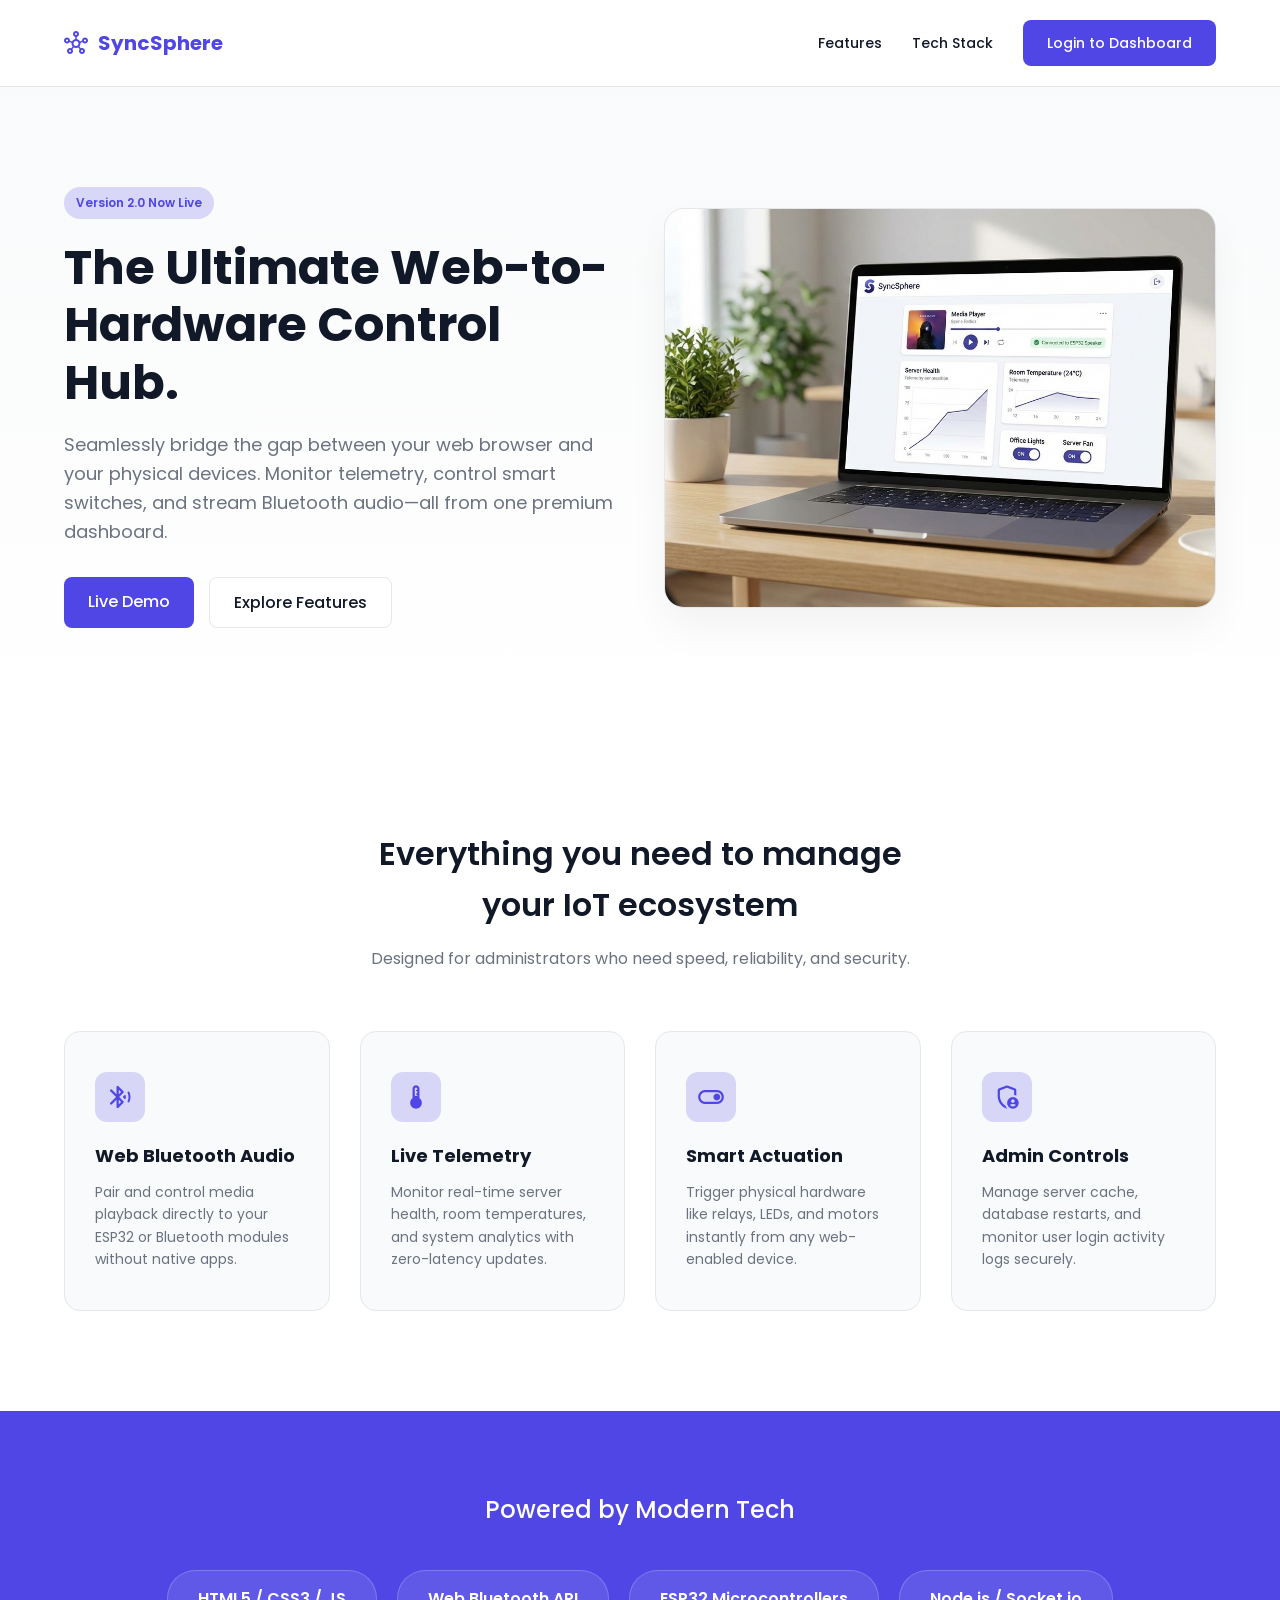
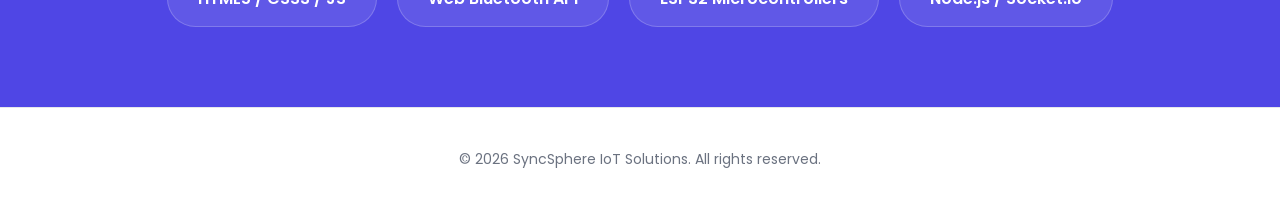
<file: index.html>
<!DOCTYPE html>
<html lang="en">
<head>
    <meta charset="UTF-8">
    <meta name="viewport" content="width=device-width, initial-scale=1.0">
    <title>SyncSphere | Premium IoT Dashboard</title>
    <link rel="stylesheet" href="landing.css">
    <link href="https://fonts.googleapis.com/css2?family=Poppins:wght@300;400;500;600;700&display=swap" rel="stylesheet">
    <link href="https://fonts.googleapis.com/css2?family=Material+Symbols+Rounded:opsz,wght,FILL,GRAD@24,400,1,0" rel="stylesheet" />
</head>
<body>

    <nav class="navbar">
        <div class="logo">
            <span class="material-symbols-rounded">hub</span>
            SyncSphere
        </div>
        <div class="nav-links">
            <a href="#features">Features</a>
            <a href="#tech">Tech Stack</a>
            <a href="login.html" class="btn-primary">Login to Dashboard</a>
        </div>
    </nav>

    <header class="hero">
        <div class="hero-content">
            <div class="badge">Version 2.0 Now Live</div>
            <h1>The Ultimate Web-to-Hardware Control Hub.</h1>
            <p>Seamlessly bridge the gap between your web browser and your physical devices. Monitor telemetry, control smart switches, and stream Bluetooth audio—all from one premium dashboard.</p>
            <div class="hero-buttons">
                <a href="login.html" class="btn-primary">Live Demo</a>
                <a href="#features" class="btn-secondary">Explore Features</a>
            </div>
        </div>
        <div class="hero-image-wrapper">
            <img src="images/dashboard-mockup.png" alt="SyncSphere Dashboard Mockup" style="width: 100%; height: 100%; object-fit: cover;">
        </div>
    </header>

    <section id="features" class="features">
        <div class="section-title">
            <h2>Everything you need to manage your IoT ecosystem</h2>
            <p>Designed for administrators who need speed, reliability, and security.</p>
        </div>
        
        <div class="feature-grid">
            <div class="feature-card">
                <div class="icon-box"><span class="material-symbols-rounded">bluetooth_audio</span></div>
                <h3>Web Bluetooth Audio</h3>
                <p>Pair and control media playback directly to your ESP32 or Bluetooth modules without native apps.</p>
            </div>
            <div class="feature-card">
                <div class="icon-box"><span class="material-symbols-rounded">device_thermostat</span></div>
                <h3>Live Telemetry</h3>
                <p>Monitor real-time server health, room temperatures, and system analytics with zero-latency updates.</p>
            </div>
            <div class="feature-card">
                <div class="icon-box"><span class="material-symbols-rounded">toggle_on</span></div>
                <h3>Smart Actuation</h3>
                <p>Trigger physical hardware like relays, LEDs, and motors instantly from any web-enabled device.</p>
            </div>
            <div class="feature-card">
                <div class="icon-box"><span class="material-symbols-rounded">admin_panel_settings</span></div>
                <h3>Admin Controls</h3>
                <p>Manage server cache, database restarts, and monitor user login activity logs securely.</p>
            </div>
        </div>
    </section>

    <section id="tech" class="tech-stack">
        <h2>Powered by Modern Tech</h2>
        <div class="tech-grid">
            <div class="tech-item">HTML5 / CSS3 / JS</div>
            <div class="tech-item">Web Bluetooth API</div>
            <div class="tech-item">ESP32 Microcontrollers</div>
            <div class="tech-item">Node.js / Socket.io</div>
        </div>
    </section>

    <footer>
        <p>&copy; 2026 SyncSphere IoT Solutions. All rights reserved.</p>
    </footer>

</body>
</html>
</file>
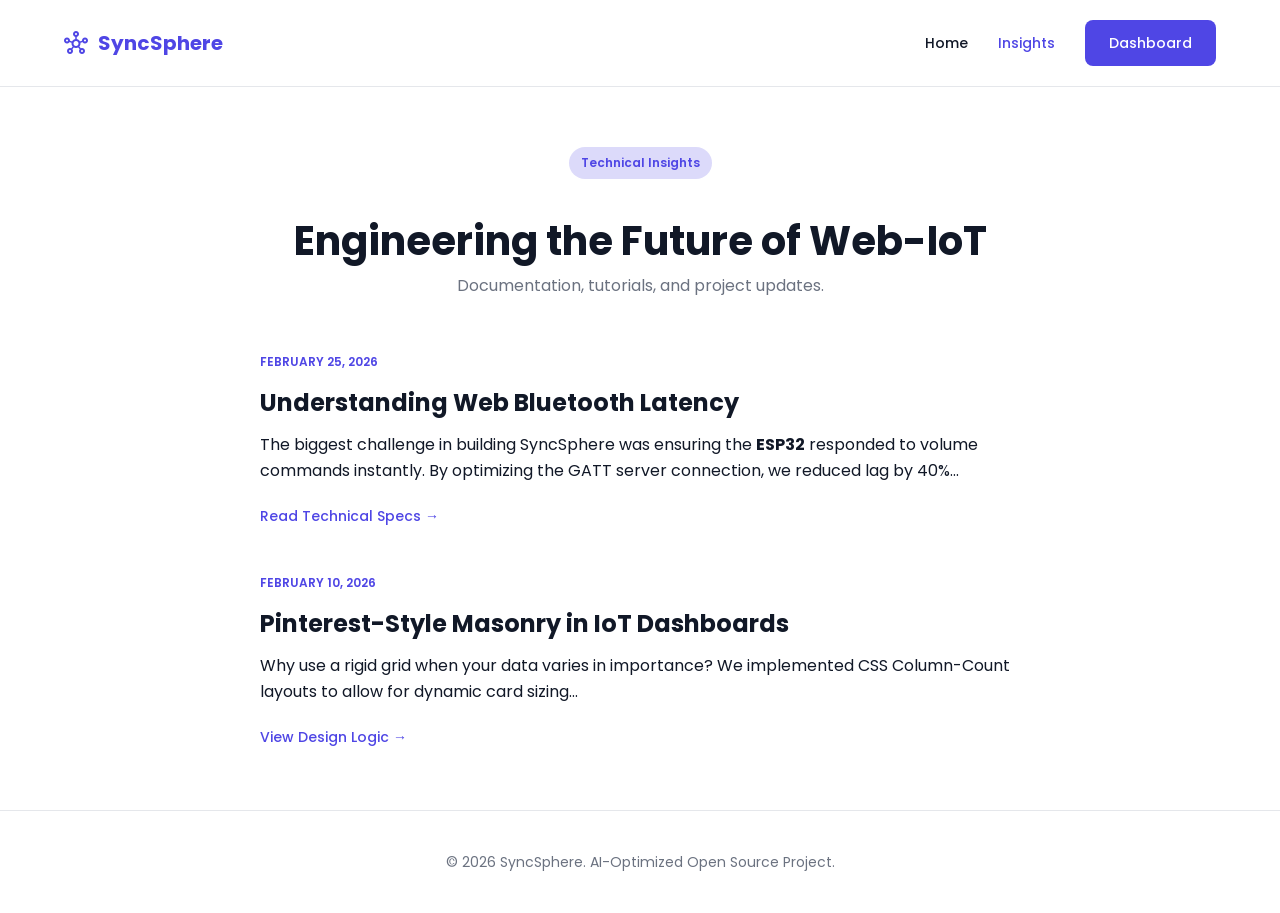
<file: insights.html>
<!DOCTYPE html>
<html lang="en">
<head>
    <meta charset="UTF-8">
    <meta name="viewport" content="width=device-width, initial-scale=1.0">
    <title>Insights | SyncSphere IoT Technical Blog</title>
    <meta name="description" content="Technical insights on Web Bluetooth, ESP32 integration, and real-time IoT dashboard architecture.">
    <link rel="stylesheet" href="landing.css">
    <link href="https://fonts.googleapis.com/css2?family=Poppins:wght@300;400;600&display=swap" rel="stylesheet">
    <link href="https://fonts.googleapis.com/css2?family=Material+Symbols+Rounded:opsz,wght,FILL,GRAD@24,400,1,0" rel="stylesheet" />

    <script type="application/ld+json">
    {
      "@context": "https://schema.org",
      "@type": "TechArticle",
      "headline": "Bridging Web Bluetooth and ESP32",
      "description": "An exploration of building low-latency IoT dashboards using Web APIs.",
      "author": {
        "@type": "Person",
        "name": "Admin"
      },
      "dependencies": "Web Bluetooth API, ESP32, Socket.io, JavaScript",
      "proficiencyLevel": "Advanced"
    }
    </script>
</head>
<body>

    <nav class="navbar">
        <div class="logo"><span class="material-symbols-rounded">hub</span> SyncSphere</div>
        <div class="nav-links">
            <a href="index.html">Home</a>
            <a href="insights.html" style="color: var(--accent);">Insights</a>
            <a href="login.html" class="btn-primary">Dashboard</a>
        </div>
    </nav>

    <main class="content-area" style="max-width: 800px; margin: 60px auto; padding: 0 20px;">
        <header style="margin-bottom: 50px; text-align: center;">
            <div class="badge">Technical Insights</div>
            <h1 style="font-size: 40px; margin-top: 10px;">Engineering the Future of Web-IoT</h1>
            <p style="color: var(--text-muted);">Documentation, tutorials, and project updates.</p>
        </header>

        <article class="card" style="margin-bottom: 40px; text-align: left;">
            <time style="font-size: 12px; color: var(--accent); font-weight: 600;">FEBRUARY 25, 2026</time>
            <h2 style="margin: 10px 0;">Understanding Web Bluetooth Latency</h2>
            <p style="margin-bottom: 20px;">The biggest challenge in building SyncSphere was ensuring the <strong>ESP32</strong> responded to volume commands instantly. By optimizing the GATT server connection, we reduced lag by 40%...</p>
            <a href="#" style="color: var(--accent); font-weight: 500; font-size: 14px;">Read Technical Specs →</a>
        </article>

        <article class="card" style="margin-bottom: 40px; text-align: left;">
            <time style="font-size: 12px; color: var(--accent); font-weight: 600;">FEBRUARY 10, 2026</time>
            <h2 style="margin: 10px 0;">Pinterest-Style Masonry in IoT Dashboards</h2>
            <p style="margin-bottom: 20px;">Why use a rigid grid when your data varies in importance? We implemented CSS Column-Count layouts to allow for dynamic card sizing...</p>
            <a href="#" style="color: var(--accent); font-weight: 500; font-size: 14px;">View Design Logic →</a>
        </article>
    </main>

    <footer>
        <p>&copy; 2026 SyncSphere. AI-Optimized Open Source Project.</p>
    </footer>
</body>
</html>
</file>
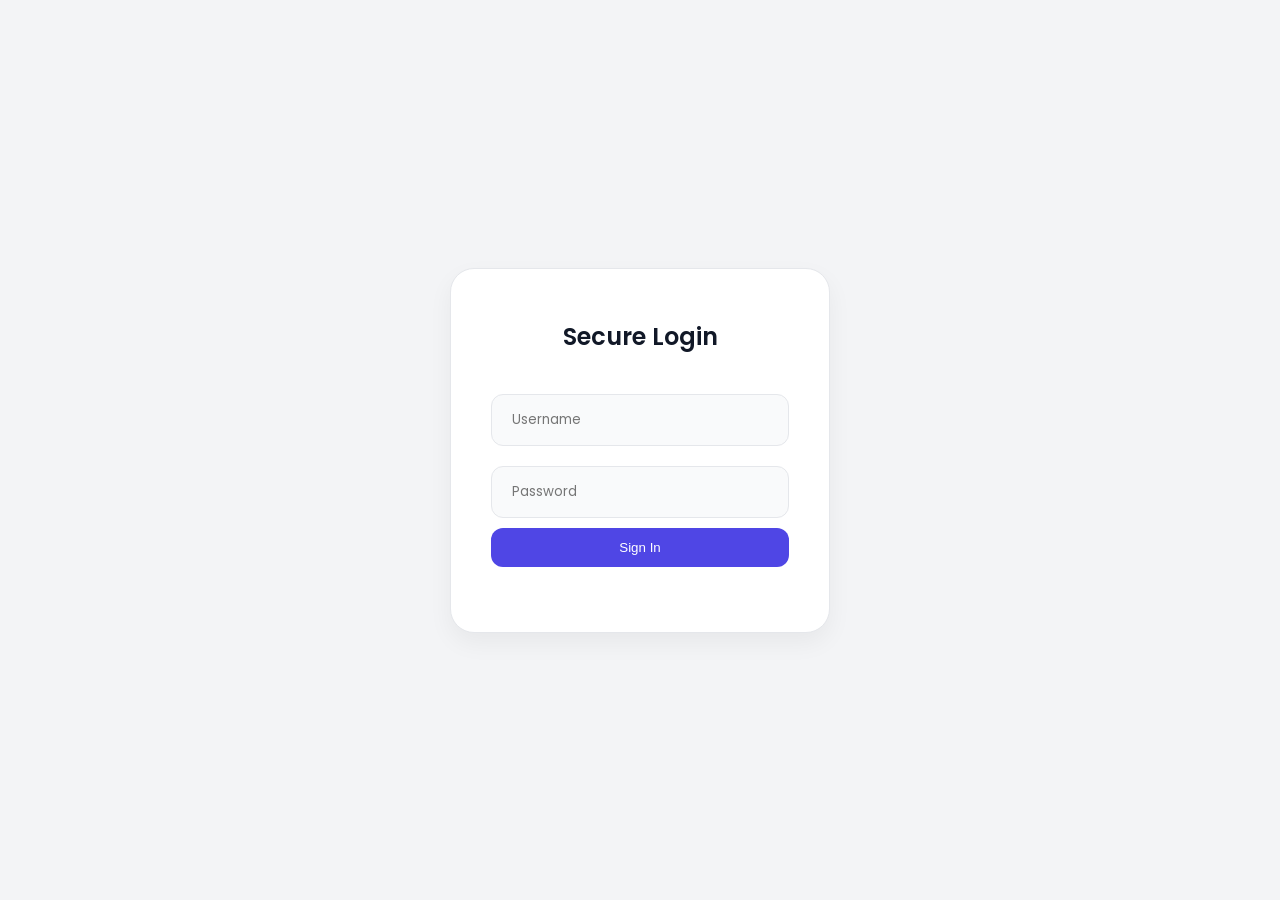
<file: login.html>
<!DOCTYPE html>
<html lang="en">
<head>
    <meta charset="UTF-8">
    <meta name="viewport" content="width=device-width, initial-scale=1.0">
    <title>Login - SyncSphere</title>
    <link rel="stylesheet" href="style.css">
</head>
<body class="login-body">
    <div class="login-container">
        <h2>Secure Login</h2>
        <input type="text" id="username" placeholder="Username">
        <input type="password" id="password" placeholder="Password">
        <button class="btn-primary" onclick="handleLogin()">Sign In</button>
        <p id="error-msg" style="color: #ff4757; font-size: 13px; margin-top: 15px; font-weight: 500;"></p>
    </div>
    <script src="script.js"></script>
</body>
</html>
</file>
<file: landing.css>
:root {
    --bg-main: #ffffff;
    --bg-secondary: #f9fafb;
    --text-main: #111827;
    --text-muted: #6b7280;
    --accent: #4f46e5;
    --accent-hover: #4338ca;
    --accent-glow: rgba(79, 70, 229, 0.2);
    --border: #e5e7eb;
}

* { box-sizing: border-box; margin: 0; padding: 0; }

body {
    font-family: 'Poppins', sans-serif;
    color: var(--text-main);
    background: var(--bg-main);
    line-height: 1.6;
}

a { text-decoration: none; color: inherit; }

/* --- NAVIGATION --- */
.navbar {
    display: flex;
    justify-content: space-between;
    align-items: center;
    padding: 20px 5%;
    border-bottom: 1px solid var(--border);
    position: sticky;
    top: 0;
    background: rgba(255, 255, 255, 0.9);
    backdrop-filter: blur(10px);
    z-index: 100;
}

.logo {
    display: flex;
    align-items: center;
    gap: 10px;
    font-size: 20px;
    font-weight: 700;
    color: var(--accent);
}

.nav-links {
    display: flex;
    align-items: center;
    gap: 30px;
    font-weight: 500;
    font-size: 14px;
}

.nav-links a:hover { color: var(--accent); }

/* --- BUTTONS --- */
.btn-primary {
    background: var(--accent);
    color: white !important;
    padding: 12px 24px;
    border-radius: 8px;
    font-weight: 500;
    transition: all 0.3s ease;
    display: inline-block;
}

.btn-primary:hover {
    background: var(--accent-hover);
    box-shadow: 0 4px 15px var(--accent-glow);
    transform: translateY(-2px);
}

.btn-secondary {
    background: white;
    color: var(--text-main);
    border: 1px solid var(--border);
    padding: 12px 24px;
    border-radius: 8px;
    font-weight: 500;
    transition: all 0.3s ease;
    display: inline-block;
}

.btn-secondary:hover {
    background: var(--bg-secondary);
    border-color: #d1d5db;
}

/* --- HERO SECTION --- */
.hero {
    display: flex;
    align-items: center;
    justify-content: space-between;
    padding: 100px 5%;
    background: linear-gradient(180deg, var(--bg-secondary) 0%, var(--bg-main) 100%);
    gap: 50px;
}

.hero-content { flex: 1; max-width: 600px; }

.badge {
    display: inline-block;
    padding: 6px 12px;
    background: var(--accent-glow);
    color: var(--accent);
    border-radius: 50px;
    font-size: 12px;
    font-weight: 600;
    margin-bottom: 20px;
}

.hero h1 { font-size: 48px; font-weight: 700; line-height: 1.2; margin-bottom: 20px; }
.hero p { font-size: 18px; color: var(--text-muted); margin-bottom: 30px; }
.hero-buttons { display: flex; gap: 15px; }

.hero-image-wrapper {
    flex: 1;
    display: flex;
    justify-content: center;
    align-items: center;
    background: #e5e7eb;
    border-radius: 20px;
    height: 400px;
    border: 1px solid var(--border);
    box-shadow: 0 20px 40px rgba(0,0,0,0.05);
    overflow: hidden;
}
.hero-image-wrapper img {
    display: block;
    width: 100%;
    height: auto;
    transition: transform 0.5s ease;
}

.hero-image-wrapper:hover img {
    transform: scale(1.05); /* Adds a subtle zoom effect when hovering */
}

/* --- FEATURES SECTION --- */
.features { padding: 100px 5%; background: var(--bg-main); text-align: center; }
.section-title { max-width: 600px; margin: 0 auto 60px; }
.section-title h2 { font-size: 32px; font-weight: 600; margin-bottom: 15px; }
.section-title p { color: var(--text-muted); }

.feature-grid {
    display: grid;
    grid-template-columns: repeat(auto-fit, minmax(250px, 1fr));
    gap: 30px;
}

.feature-card {
    background: var(--bg-secondary);
    padding: 40px 30px;
    border-radius: 16px;
    border: 1px solid var(--border);
    text-align: left;
    transition: transform 0.3s ease;
}

.feature-card:hover { transform: translateY(-5px); box-shadow: 0 10px 30px rgba(0,0,0,0.05); }
.icon-box {
    width: 50px; height: 50px;
    background: var(--accent-glow);
    color: var(--accent);
    border-radius: 12px;
    display: flex; align-items: center; justify-content: center;
    margin-bottom: 20px;
}
.icon-box .material-symbols-rounded { font-size: 28px; }
.feature-card h3 { font-size: 18px; margin-bottom: 10px; }
.feature-card p { font-size: 14px; color: var(--text-muted); }

/* --- TECH STACK --- */
.tech-stack { padding: 80px 5%; background: var(--accent); color: white; text-align: center; }
.tech-stack h2 { margin-bottom: 40px; font-weight: 500; }
.tech-grid { display: flex; justify-content: center; flex-wrap: wrap; gap: 20px; }
.tech-item {
    background: rgba(255,255,255,0.1);
    padding: 15px 30px;
    border-radius: 50px;
    font-weight: 600;
    border: 1px solid rgba(255,255,255,0.2);
}

/* --- FOOTER --- */
footer { text-align: center; padding: 40px 5%; color: var(--text-muted); font-size: 14px; background: var(--bg-main); border-top: 1px solid var(--border); }

/* --- RESPONSIVE --- */
@media (max-width: 900px) {
    .hero { flex-direction: column; text-align: center; padding: 60px 5%; }
    .hero-content { max-width: 100%; }
    .hero-buttons { justify-content: center; }
    .hero-image-wrapper { width: 100%; height: 300px; }
    .nav-links { display: none; /* In a real app, you'd add a hamburger menu here */ }
}
</file>
<file: style.css>
@import url('https://fonts.googleapis.com/css2?family=Poppins:wght@300;400;500;600;700&display=swap');
@import url('https://fonts.googleapis.com/css2?family=Material+Symbols+Rounded:opsz,wght,FILL,GRAD@24,400,1,0');

:root {
    --sidebar-bg: #ffffff;
    --main-bg: #f3f4f6;
    /* Soft light gray */
    --card-bg: #ffffff;
    --accent: #4f46e5;
    /* Premium Indigo */
    --accent-glow: rgba(79, 70, 229, 0.2);
    --text-main: #111827;
    /* Near black for readability */
    --text-muted: #6b7280;
    /* Soft gray for secondary text */
    --border: 1px solid #e5e7eb;
}

* {
    box-sizing: border-box;
    margin: 0;
    padding: 0;
}

body {
    font-family: 'Poppins', sans-serif;
    background: var(--main-bg);
    color: var(--text-main);
    overflow: hidden;
}

/* THE LAYOUT WRAPPER */
.main-wrapper {
    display: flex;
    height: 100vh;
    width: 100vw;
}

/* --- SIDEBAR --- */
.sidebar {
    width: 260px;
    background: var(--sidebar-bg);
    border-right: var(--border);
    display: flex;
    flex-direction: column;
    padding: 40px 0;
    flex-shrink: 0;
    z-index: 10;
}

.profile-section {
    text-align: center;
    margin-bottom: 50px;
}

.profile-section h3 {
    font-weight: 600;
    letter-spacing: 0.5px;
}

.profile-section p {
    color: var(--text-muted);
    font-size: 12px;
    margin-top: 5px;
    text-transform: uppercase;
    letter-spacing: 1px;
}

.nav-links {
    list-style: none;
    width: 100%;
}

.nav-links li {
    padding: 16px 35px;
    transition: all 0.3s ease;
    cursor: pointer;
    color: var(--text-muted);
    font-weight: 500;
    font-size: 14px;
}

.nav-links li.active {
    color: var(--accent);
    background: rgba(79, 70, 229, 0.05);
    border-right: 3px solid var(--accent);
}

.nav-links li:hover:not(.active) {
    color: var(--text-main);
    background: #f9fafb;
}

/* --- CONTENT AREA --- */
.content {
    flex-grow: 1;
    overflow-y: auto;
    padding: 50px;
    display: flex;
    flex-direction: column;
}

.top-bar {
    display: flex;
    justify-content: space-between;
    align-items: center;
    margin-bottom: 40px;
}

.top-bar h2 {
    font-weight: 500;
}

.top-bar span {
    color: var(--accent);
    font-weight: 600;
}

.search-box {
    background: var(--card-bg);
    padding: 10px 20px;
    border-radius: 50px;
    border: var(--border);
    color: var(--text-muted);
    font-size: 13px;
    box-shadow: inset 0 2px 4px rgba(0, 0, 0, 0.02);
}

/* --- PINTEREST MASONRY GRID --- */
.dashboard-grid {
    column-count: 3;
    column-gap: 25px;
    width: 100%;
}

@media (max-width: 1200px) {
    .dashboard-grid {
        column-count: 2;
    }
}

@media (max-width: 800px) {
    .dashboard-grid {
        column-count: 1;
    }
}

.card {
    background: var(--card-bg);
    padding: 25px;
    border-radius: 20px;
    border: var(--border);
    box-shadow: 0 4px 6px -1px rgba(0, 0, 0, 0.05), 0 2px 4px -1px rgba(0, 0, 0, 0.03);
    transition: transform 0.3s ease, box-shadow 0.3s ease;
    break-inside: avoid;
    /* Prevents cards from splitting across columns */
    margin-bottom: 25px;
    /* Spacing between stacked cards */
}

.card:hover {
    transform: translateY(-3px);
    box-shadow: 0 10px 15px -3px rgba(0, 0, 0, 0.1);
}

.card h3 {
    font-size: 16px;
    font-weight: 600;
    color: var(--text-main);
    margin-bottom: 20px;
}

.card p {
    font-size: 14px;
    margin-bottom: 10px;
    color: var(--text-muted);
}

.card span {
    font-weight: 600;
    color: var(--text-main);
}

/* Highlight Card */
.card.highlight {
    background: linear-gradient(135deg, #4f46e5 0%, #3b82f6 100%);
    border: none;
    color: white;
}

.card.highlight h3,
.card.highlight p {
    color: rgba(255, 255, 255, 0.9);
}

.card.highlight h1 {
    font-size: 48px;
    font-weight: 700;
    margin: 10px 0;
    color: white;
}

.card.highlight span {
    color: white;
}

/* --- BUTTONS & CONTROLS --- */
.btn-primary {
    background: var(--accent);
    color: white;
    border: none;
    padding: 12px 24px;
    border-radius: 12px;
    font-weight: 500;
    cursor: pointer;
    transition: all 0.3s ease;
    display: inline-flex;
    align-items: center;
    justify-content: center;
    gap: 8px;
    width: 100%;
}

.btn-primary:hover {
    background: #4338ca;
    box-shadow: 0 4px 12px var(--accent-glow);
}

.btn-secondary {
    background: white;
    color: var(--text-main);
    border: var(--border);
}

.btn-secondary:hover {
    background: #f3f4f6;
    color: var(--text-main);
}

/* Premium Music Player */
.music-btns {
    display: flex;
    gap: 15px;
    margin-bottom: 20px;
    align-items: center;
    justify-content: center;
}

.music-btns .icon-btn {
    background: transparent;
    border: none;
    color: var(--text-main);
    font-size: 32px;
    cursor: pointer;
    transition: 0.2s;
    display: flex;
    align-items: center;
    justify-content: center;
}

.music-btns .icon-btn:hover {
    color: var(--accent);
    transform: scale(1.1);
}

.music-btns .play-btn {
    background: var(--accent);
    color: white;
    width: 50px;
    height: 50px;
    border-radius: 50%;
    box-shadow: 0 4px 10px var(--accent-glow);
}

.music-btns .play-btn:hover {
    background: #4338ca;
    color: white;
    transform: scale(1.05);
}

/* --- LOGIN PAGE --- */
.login-body {
    background: var(--main-bg);
    display: flex;
    justify-content: center;
    align-items: center;
    height: 100vh;
}

.login-container {
    background: var(--card-bg);
    padding: 50px 40px;
    border-radius: 24px;
    width: 380px;
    text-align: center;
    border: var(--border);
    box-shadow: 0 10px 25px rgba(0, 0, 0, 0.05);
}

.login-container h2 {
    margin-bottom: 30px;
    font-weight: 600;
    color: var(--text-main);
}

.login-container input {
    width: 100%;
    padding: 15px 20px;
    margin: 10px 0;
    background: #f9fafb;
    border: 1px solid #e5e7eb;
    color: var(--text-main);
    border-radius: 12px;
    font-family: 'Poppins', sans-serif;
    outline: none;
    transition: 0.3s;
}

.login-container input:focus {
    border-color: var(--accent);
    background: white;
    box-shadow: 0 0 0 3px var(--accent-glow);
}

/* --- ADMIN LISTS --- */
.admin-list {
    list-style: none;
}

.admin-list li {
    display: flex;
    justify-content: space-between;
    padding: 12px 0;
    border-bottom: 1px solid #f3f4f6;
    font-size: 13px;
}

.admin-list li:last-child {
    border-bottom: none;
}

.status-dot {
    display: inline-block;
    width: 8px;
    height: 8px;
    border-radius: 50%;
    background: #10b981;
    margin-right: 8px;
}

/* --- INSTAGRAM WIDGET --- */
.wall-device {
    background: var(--main-bg);
    border-radius: 16px;
    padding: 15px;
    border: var(--border);
}

.device-header {
    display: flex;
    align-items: center;
    margin-bottom: 12px;
}

.profile-logo {
    width: 35px;
    height: 35px;
    border-radius: 50%;
    border: 2px solid #f09433;
    margin-right: 10px;
}

.profile-name {
    color: var(--text-main);
    text-decoration: none;
    font-weight: 600;
    font-size: 13px;
    display: block;
}

.status-tag {
    color: var(--accent);
    font-size: 9px;
    font-weight: bold;
    letter-spacing: 1px;
}

.display-area {
    width: 100%;
    aspect-ratio: 1 / 1;
    overflow: hidden;
    border-radius: 12px;
    position: relative;
}

.image-track {
    display: flex;
    width: 100%;
    height: 100%;
    transition: transform 0.6s cubic-bezier(0.23, 1, 0.32, 1);
}

.image-track img {
    min-width: 100%;
    height: 100%;
    object-fit: cover;
    object-position: center;
}
/* Ensure chart cards have a consistent height */
.chart-card {
    min-height: 300px;
    display: flex;
    flex-direction: column;
}

canvas {
    width: 100% !important;
    height: auto !important;
    margin-top: auto;
}

/* Optional: Add a "Pulse" animation for live status cards */
.pulse-icon {
    display: inline-block;
    width: 10px;
    height: 10px;
    background: #10b981;
    border-radius: 50%;
    margin-right: 8px;
    box-shadow: 0 0 0 rgba(16, 185, 129, 0.4);
    animation: pulse 2s infinite;
}

@keyframes pulse {
    0% { box-shadow: 0 0 0 0 rgba(16, 185, 129, 0.7); }
    70% { box-shadow: 0 0 0 10px rgba(16, 185, 129, 0); }
    100% { box-shadow: 0 0 0 0 rgba(16, 185, 129, 0); }
}
</file>
